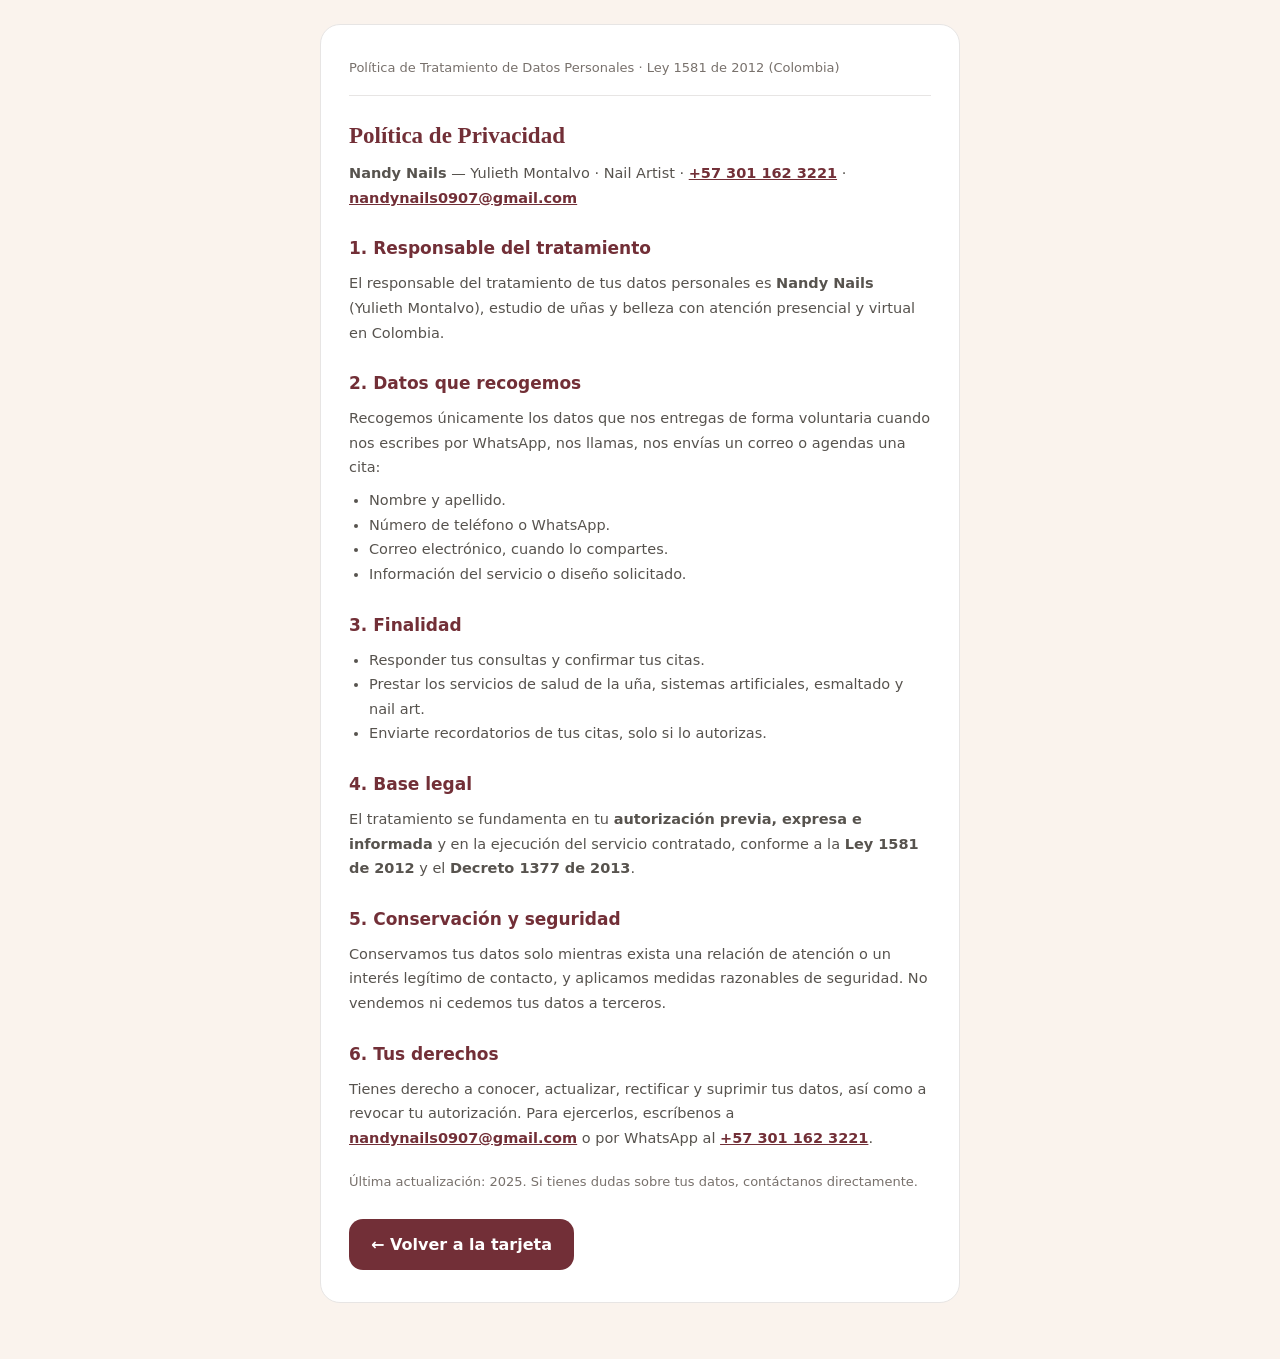
<file: privacidad.html>
<!DOCTYPE html>
<html lang="es">
<head>
  <meta charset="UTF-8" />
  <meta name="viewport" content="width=device-width, initial-scale=1.0" />
  <title>Política de Privacidad — Nandy Nails</title>
  <meta name="robots" content="noindex" />
  <!-- KZ-UPDATE-NANDY-003 · metadatos mínimos que exige la Definición de Terminado -->
  <meta name="description" content="Política de privacidad de Nandy Nails: qué datos recogemos por WhatsApp, para qué los usamos y cómo ejercer tus derechos." />
  <meta property="og:type" content="website" />
  <meta property="og:title" content="Política de Privacidad — Nandy Nails" />
  <meta property="og:description" content="Política de privacidad de Nandy Nails: qué datos recogemos por WhatsApp, para qué los usamos y cómo ejercer tus derechos." />
  <meta property="og:image" content="https://konfiozinc.github.io/nandy-nails/og-image.jpg" />
  <meta property="og:url" content="https://konfiozinc.github.io/nandy-nails/privacidad.html" />
  <link rel="icon" type="image/svg+xml" href="icons/favicon.svg" />
  <link rel="icon" type="image/png" sizes="32x32" href="icons/favicon-32.png" />
  <link rel="icon" type="image/png" href="icons/favicon-64.png" />
  <link rel="apple-touch-icon" sizes="180x180" href="icons/apple-touch-180.png" />
  <style>
    *{box-sizing:border-box;margin:0;padding:0}
    body{background:#faf3ed;color:#292524;font-family:'Poppins',system-ui,-apple-system,'Segoe UI',Roboto,sans-serif;
      line-height:1.7;padding:24px 16px 56px;display:flex;justify-content:center}
    .hoja{max-width:640px;background:#fff;border-radius:20px;padding:32px 28px;border:1px solid #e7e5e4}
    h1{font-size:23px;color:#722f37;margin-bottom:6px;font-family:'Playfair Display',serif}
    h2{font-size:17px;color:#722f37;margin:24px 0 8px}
    p,li{font-size:14.5px;color:#57534e}
    ul{margin:8px 0 8px 20px}
    a{color:#722f37;font-weight:700}
    .sello{margin-bottom:20px;padding-bottom:16px;border-bottom:1px solid #e7e5e4;color:#78716c;font-size:13px}
    .volver{display:inline-block;margin-top:26px;background:#722f37;color:#fff;text-decoration:none;font-weight:700;padding:12px 22px;border-radius:14px}
  </style>
</head>
<body>
  <main class="hoja">
    <p class="sello">Política de Tratamiento de Datos Personales · Ley 1581 de 2012 (Colombia)</p>
    <h1>Política de Privacidad</h1>
    <p><strong>Nandy Nails</strong> — Yulieth Montalvo · Nail Artist · <a href="https://wa.me/573011623221">+57 301 162 3221</a> · <a href="mailto:nandynails0907@gmail.com">nandynails0907@gmail.com</a></p>

    <h2>1. Responsable del tratamiento</h2>
    <p>El responsable del tratamiento de tus datos personales es <strong>Nandy Nails</strong> (Yulieth Montalvo), estudio de uñas y belleza con atención presencial y virtual en Colombia.</p>

    <h2>2. Datos que recogemos</h2>
    <p>Recogemos únicamente los datos que nos entregas de forma voluntaria cuando nos escribes por WhatsApp, nos llamas, nos envías un correo o agendas una cita:</p>
    <ul>
      <li>Nombre y apellido.</li>
      <li>Número de teléfono o WhatsApp.</li>
      <li>Correo electrónico, cuando lo compartes.</li>
      <li>Información del servicio o diseño solicitado.</li>
    </ul>

    <h2>3. Finalidad</h2>
    <ul>
      <li>Responder tus consultas y confirmar tus citas.</li>
      <li>Prestar los servicios de salud de la uña, sistemas artificiales, esmaltado y nail art.</li>
      <li>Enviarte recordatorios de tus citas, solo si lo autorizas.</li>
    </ul>

    <h2>4. Base legal</h2>
    <p>El tratamiento se fundamenta en tu <strong>autorización previa, expresa e informada</strong> y en la ejecución del servicio contratado, conforme a la <strong>Ley 1581 de 2012</strong> y el <strong>Decreto 1377 de 2013</strong>.</p>

    <h2>5. Conservación y seguridad</h2>
    <p>Conservamos tus datos solo mientras exista una relación de atención o un interés legítimo de contacto, y aplicamos medidas razonables de seguridad. No vendemos ni cedemos tus datos a terceros.</p>

    <h2>6. Tus derechos</h2>
    <p>Tienes derecho a conocer, actualizar, rectificar y suprimir tus datos, así como a revocar tu autorización. Para ejercerlos, escríbenos a <a href="mailto:nandynails0907@gmail.com">nandynails0907@gmail.com</a> o por WhatsApp al <a href="https://wa.me/573011623221">+57 301 162 3221</a>.</p>

    <p style="margin-top:20px;font-size:13px;color:#78716c">Última actualización: 2025. Si tienes dudas sobre tus datos, contáctanos directamente.</p>

    <a class="volver" href="./">← Volver a la tarjeta</a>
  </main>
</body>
</html>
</file>
